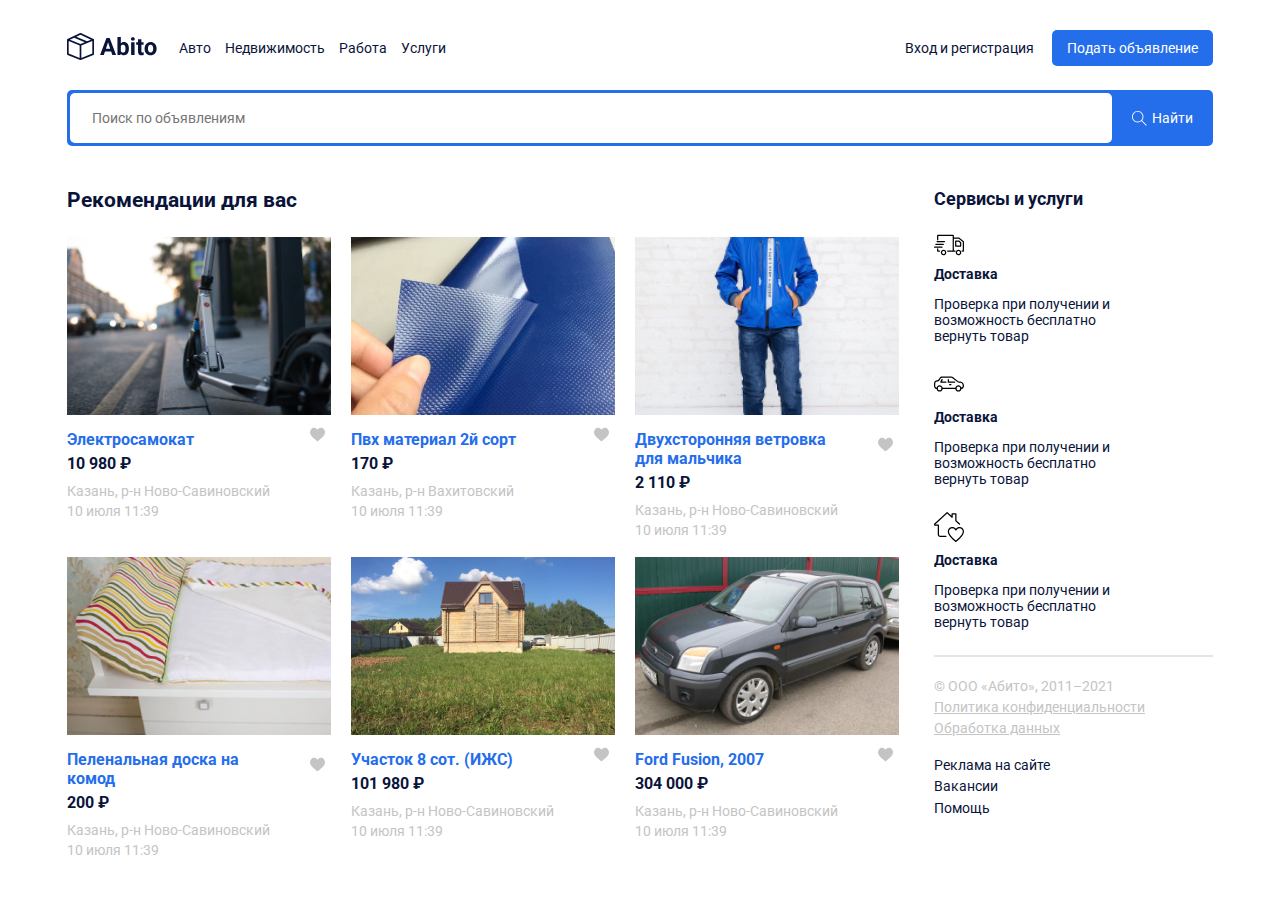
<file: index.html>
<!DOCTYPE html>
<html lang="en">
<head>
  <meta charset="UTF-8">
  <meta http-equiv="X-UA-Compatible" content="IE=edge">
  <meta name="viewport" content="width=device-width, initial-scale=1.0">
  <title>Abito - доска объявлений</title>
  <link rel="preconnect" href="https://fonts.googleapis.com">
  <link rel="preconnect" href="https://fonts.gstatic.com" crossorigin>
  <link href="https://fonts.googleapis.com/css2?family=Roboto:wght@400;700&display=swap" rel="stylesheet">
  <link rel="stylesheet" href="css/normalize.css">
  <link rel="stylesheet" href="css/style.css">
</head>
<body>
  <header class="header container">
    <div class="navbar">
      <a href="/index.html" class="logo">
        <img src="img/logo.svg" alt="logo" class="logo-image">
      </a>
      <div class="navbar-panel">
        <button class="close-menu">
          <svg width="41" height="42" viewBox="0 0 41 42" fill="none" xmlns="http://www.w3.org/2000/svg">
            <path d="M0.5 1L40.5 41M40.5 1L0.5 41" stroke="black"/>
            </svg>
        </button>
        <nav class="navbar-menu">
          <ul class="menu">
            <!-- /.menu -->
            <li class="menu-item">
              <a href="#" class="menu-link">Авто</a>
            </li>
            <li class="menu-item">
              <a href="#" class="menu-link">Недвижимость</a>
            </li>
            <li class="menu-item">
              <a href="#" class="menu-link">Работа</a>
            </li>
            <li class="menu-item">
              <a href="#" class="menu-link">Услуги</a>
            </li>
          </ul>
        </nav>
          <!-- /.navbar-menu -->
        <div class="button-group">
          <a href="#" class="button button-link">Вход и регистрация</a>
          <a href="#" class="button button-primary">Подать объявление</a>
        </div>
        <!-- /.button-group -->
      </div>
      <!-- /.navbar-panel -->
      <button class="menu-button">
        <svg width="30" height="30" viewBox="0 0 30 30" fill="none" xmlns="http://www.w3.org/2000/svg">
          <path d="M0.937476 9.37501H29.0624C29.58 9.37501 29.9999 8.95498 29.9999 8.43754C29.9999 7.92002 29.5799 7.50006 29.0624 7.50006H0.937476C0.419955 7.50006 0 7.92009 0 8.43754C0 8.95498 0.420033 9.37501 0.937476 9.37501Z" fill="black"/>
          <path d="M29.0624 14.0626H0.937476C0.419955 14.0626 0 14.4826 0 15C0 15.5175 0.420033 15.9375 0.937476 15.9375H29.0624C29.58 15.9375 29.9999 15.5175 29.9999 15C29.9999 14.4826 29.58 14.0626 29.0624 14.0626Z" fill="black"/>
          <path d="M29.0625 20.625H10.3125C9.79495 20.625 9.375 21.0451 9.375 21.5625C9.375 22.08 9.79503 22.5 10.3125 22.5H29.0625C29.58 22.5 29.9999 22.0799 29.9999 21.5625C30 21.045 29.58 20.625 29.0625 20.625Z" fill="black"/>
          </svg>
          
      </button>
    </div>
    <!-- /.navbar -->
    <div class="search-panel">
      <input type="search" class="search-input" placeholder="Поиск по объявлениям">
      <button class="search-button">
        <svg class="search-icon" width="15" height="15" viewBox="0 0 15 15" fill="none" xmlns="http://www.w3.org/2000/svg">
          <path d="M14.6506 14.0012L10.0862 9.43675C10.9465 8.43352 11.4706 7.13293 11.4706 5.71058C11.4706 2.54822 8.89765 -0.0247192 5.7353 -0.0247192C4.20353 -0.0247192 2.76265 0.571751 1.67824 1.6544C0.595589 2.73793 -0.000881376 4.17881 9.77541e-07 5.71058C9.77541e-07 8.87293 2.57294 11.4459 5.7353 11.4459C7.15765 11.4459 8.45912 10.9218 9.46235 10.0615L14.0268 14.6259L14.6506 14.0012ZM5.7353 10.5635C3.06 10.5635 0.882354 8.38675 0.882354 5.71058C0.881472 4.41352 1.38618 3.19499 2.30294 2.2791C3.21882 1.36234 4.43824 0.857634 5.7353 0.857634C8.41059 0.857634 10.5882 3.0344 10.5882 5.71058C10.5882 8.38587 8.41059 10.5635 5.7353 10.5635Z" fill="white"/>
          </svg>
        <span class="search-button-text">Найти</span>
      </button>
    </div>
    <!-- /.search-panel -->
  </header>
  <!-- /.header -->
  <div class="page-content container">
    <main class="main">
      <h2 class="page-title">Рекомендации для вас</h2>
      <div class="cards">
        <div class="card">
          <a href="single.html" class="card-link">
            <img src="img/card-1.jpg" alt="card" class="card-1">
          </a>
          <div class="card-header">
            <a href="single.html" class="card-link">
              <h3 class="card-title">Электросамокат</h3>
            </a>
            <button class="like">
              <img src="img/like.svg" alt="like" class="like">
            </button>
          </div>
          <!-- /.card-header -->
          <strong class="card-price">
            10 980 ₽
          </strong>
          <p class="card-text">Казань, р-н Ново-Савиновский</p>
          <p class="card-text">10 июля 11:39</p>
        </div>
        <div class="card">
          <a href="single.html" class="card-link">
            <img src="img/card-2.jpg" alt="card" class="card-1">
          </a>
          <div class="card-header">
            <a href="single.html" class="card-link">
              <h3 class="card-title">Пвх материал 2й сорт</h3>
            </a>
            <button class="like">
              <img src="img/like.svg" alt="like" class="like">
            </button>
          </div>
          <!-- /.card-header -->
          <strong class="card-price">
            170 ₽
          </strong>
          <p class="card-text">Казань, р-н Вахитовский</p>
          <p class="card-text">10 июля 11:39</p>
        </div>
        <div class="card">
          <a href="single.html" class="card-link">
            <img src="img/card-3.jpg" alt="card" class="card-1">
          </a>
          <div class="card-header">
            <a href="single.html" class="card-link">
              <h3 class="card-title">Двухсторонняя ветровка <br> для мальчика</h3>
            </a>
            <button class="like">
              <img src="img/like.svg" alt="like" class="like">
            </button>
          </div>
          <!-- /.card-header -->
          <strong class="card-price">
            2 110 ₽
          </strong>
          <p class="card-text">Казань, р-н Ново-Савиновский</p>
          <p class="card-text">10 июля 11:39</p>
        </div>
        <div class="card">
          <a href="single.html" class="card-link">
            <img src="img/card-4.jpg" alt="card" class="card-1">
          </a>
          <div class="card-header">
            <a href="single.html" class="card-link">
              <h3 class="card-title">Пеленальная доска на <br> комод</h3>
            </a>
            <button class="like">
              <img src="img/like.svg" alt="like" class="like">
            </button>
          </div>
          <!-- /.card-header -->
          <strong class="card-price">
            200 ₽
          </strong>
          <p class="card-text">Казань, р-н Ново-Савиновский</p>
          <p class="card-text">10 июля 11:39</p>
        </div>
        <div class="card">
          <a href="single.html" class="card-link">
            <img src="img/card-5.jpg" alt="card" class="card-1">
          </a>
          <div class="card-header">
            <a href="single.html" class="card-link">
              <h3 class="card-title">Участок 8 сот. (ИЖС)</h3>
            </a>
            <button class="like">
              <img src="img/like.svg" alt="like" class="like">
            </button>
          </div>
          <!-- /.card-header -->
          <strong class="card-price">
            101 980 ₽
          </strong>
          <p class="card-text">Казань, р-н Ново-Савиновский</p>
          <p class="card-text">10 июля 11:39</p>
        </div>
        <div class="card">
          <a href="single.html" class="card-link">
            <img src="img/card-6.jpg" alt="card" class="card-1">
          </a>
          <div class="card-header">
            <a href="single.html" class="card-link">
              <h3 class="card-title">Ford Fusion, 2007</h3>
            </a>
            <button class="like">
              <img src="img/like.svg" alt="like" class="like">
            </button>
          </div>
          <!-- /.card-header -->
          <strong class="card-price">
            304 000 ₽
          </strong>
          <p class="card-text">Казань, р-н Ново-Савиновский</p>
          <p class="card-text">10 июля 11:39</p>
        </div>
        <!-- /.card -->
      </div>
      <!-- /.cards -->
    </main>
    <aside class="sidebar">
      <h4 class="page-title">Сервисы и услуги</h4>
      <div class="service">
        <img src="img/shipping-1.svg" alt="icon: shipping" class="service-image">
        <h5 class="service-title">Доставка</h5>
        <p class="service-text">Проверка при получении и возможность бесплатно вернуть товар</p>
      </div>
      <!-- /.service -->
      <div class="service">
        <img src="img/shipping-2.svg" alt="icon: shipping" class="service-image">
        <h5 class="service-title">Доставка</h5>
        <p class="service-text">Проверка при получении и возможность бесплатно вернуть товар</p>
      </div>
      <!-- /.service -->
      <div class="service">
        <img src="img/shipping-3.svg" alt="icon: shipping" class="service-image">
        <h5 class="service-title">Доставка</h5>
        <p class="service-text">Проверка при получении и возможность бесплатно вернуть товар</p>
      </div>
      <!-- /.service -->
      <hr color="#E5E5E5">
      <footer class="footer">
        <p class="footer-text">© ООО «Абито», 2011–2021</p>
        <ul class="footer-menu">
          <li class="footer-menu-item">
            <a href="#" class="footer-text">Политика конфиденциальности</a>
          </li>
          <li class="footer-menu-item">
            <a href="#" class="footer-text">Обработка данных</a>
          </li>
          </li>
        </ul>
        <ul class="footer-menu">
          <li class="footer-menu-item">
            <a href="#" class="footer-link">Реклама на сайте</a>
          </li>
          <li class="footer-menu-item">
            <a href="#" class="footer-link">Вакансии</a>
          </li>
          <li class="footer-menu-item">
            <a href="#" class="footer-link">Помощь</a>
        </ul>
      </footer>
    </aside>
    <!-- /.sidebar -->
  </div>
  <!-- /.page-content -->
  <script src="https://unpkg.com/swiper/swiper-bundle.min.js"></script>
  <script src="js/main.js"></script>
</body>
</html>
</file>
<file: css/style.css>
body {
  font-family: 'Roboto', sans-serif;
  font-size: 14px;
  color: #0A143A;
}

.container {
  max-width: 1146px;
  margin: auto;
}

.header {
  padding-top: 30px;
  padding-bottom: 30px;
  margin-bottom: 12px;
}

.navbar {
  display: flex;
  align-items: center;
  justify-content: space-between; 
  margin-bottom: 24px;
}

.navbar-panel {
  flex-grow: 1;
  display: flex;
  align-items: center;
}

.navbar-menu {
  margin-right: auto;
}

.menu {
  list-style: none;
  margin: 0;
  padding-left: 22px;
  padding-right: 22px;
  display: flex;
}

.menu-item:not(:last-child) {
  margin-right: 14px;
}

.menu-link {
  text-decoration: none;
  color: inherit;
}

.button {
  text-decoration: none;
  display: inline-block;
  padding: 10px 15px;
  cursor: pointer;
}

.button-link {
  color: inherit;
}

.button-primary {
  background: #256EEB;
  border-radius: 5px;
  color: #FFF;
}

.search-panel {
  height: 50px;
  background: #256EEB;
  border-radius: 5px;
  display: flex;
  padding: 3px;
}

.search-input {
  flex-grow: 1;
  background: #fff;
  border-radius: 5px;
  border: none;
  padding-left: 22px;
  padding-right: 22px;
}

.search-button {
  background: #256EEB;
  border: none;
  color: #fff;
  padding-left: 20px;
  padding-right: 17px;
  display: flex;
  align-items: center;
}

.search-button-text {
  margin-left: 5px;
}

.page-content {
  display: grid;
  grid-template-columns: 9fr 3fr;
  grid-column-gap: 30px;
}

.card-image {
  border-radius: 10px;
  width: 264px;
  height: 178px;
  object-fit: cover;
}

.cards {
  display: flex;
  flex-wrap: wrap;
}

.card {
  margin-bottom: 15px;
}

.card:not(:nth-child(3n)) {
  margin-right: 20px;
}

.card-title {
  font-size: 16px;
  line-height: 19px;
  color: #256EEB;
  margin-top: 12px;
  margin-bottom: 5px;
}

.card-header {
  display: flex;
  justify-content: space-between;
  align-items: center;
}

.card-price {
  font-size: 16px;
  line-height: 19px;
  margin-bottom: 10px;
  display: block;
}

.card-text {
  font-size: 14px;
  line-height: 16px;
  color: #C4C4C4;
  margin-bottom: 4px;
  margin-top: 0;
}

.card-link {
  text-decoration: none;
}

.like {
  background-color: #fff;
  border: none;
  cursor: pointer;
  margin-left: 15px;
}

.sidebar .page-title {
  font-size: 18px;
  line-height: 21px;
}

.service {
  margin-bottom: 25px;
}

.service-title {
  font-weight: bold;
  font-size: 14px;
  line-height: 16px;
  margin-top: 7px;
  margin-bottom: 5px;
}

.service-text {
  font-size: 14px;
  line-height: 16px;
  max-width: 217px;
}

.footer-text {
  display: inline-block;
  font-size: 14px;
  line-height: 16px;
  color: #C4C4C4;
  margin-bottom: 5px;
}

.footer-menu {
  margin: 0;
  padding: 0;
  list-style: none;
  margin-bottom: 16px;
}

.footer-link {
  color: inherit;
  text-decoration: none;
  display: inline-block;
  margin-bottom: 5px;
}

.content {
  max-width: 460px;
  margin-right: 30px;
}

.main-single {
  display: flex;
  align-items: flex-start;
}

.swiper-container {
  width: 100%;
  height: 300px;
  margin-left: auto;
  margin-right: auto;
}

.swiper-slide {
  background-size: cover;
  background-position: center;
}

.mySwiper2 {
  width: 100%;
  border-radius: 10px;
}

.mySwiper {
  height: 20%;
  box-sizing: border-box;
  padding: 10px 0;
}

.mySwiper .swiper-slide {
  width: 25%;
  height: 100%;
  opacity: 0.4;
  border-radius: 10px;
}

.mySwiper .swiper-slide-thumb-active {
  opacity: 1;
}

.swiper-slide img {
  display: block;
  width: 100%;
  height: 100%;
  object-fit: cover;
  border-radius: 3px;
}

.content-text {
  font-size: 14px;
  line-height: 140%;
}

.single-price {
  font-size: 24px;
  line-height: 28px;
  margin-top: 0;
  margin-bottom: 25px;
  display: block;
}

.page-title {
  margin-top: 0;
  margin-bottom: 25px;
}

.author {
  min-width: 264px;
}

.author-wrapper {
  display: flex;
  align-items: center;
  justify-content: space-between;
  margin-top: 25px;
  margin-bottom: 30px;
}

.author-avatar {
  width: 50px;
  height: 50px;
  object-fit: cover;
  border-radius: 50%;
}

.author-name {
  font-weight: bold;
  font-size: 14px;
  line-height: 16px;
  display: block;
  margin-bottom: 4px;
}

.rating {
  margin-bottom: 5px;
}


.rating-counter {
  margin-left: 10px;
  opacity: 0.5;
}

.author-status {
  font-size: 12px;
  line-height: 14px;
}

.button-block {
  display: block;
  width: 100%;
  height: 54px;
  margin-bottom: 14px;
  border: none;
}

.button-success {
  background-color: #14b4be;
  border-radius: 5px;
  color: #FFF;
}

.menu-button {
  background-color: #fff;
  border: none;
  cursor: pointer;
  display: none;
}

.close-menu {
  display: none;
}

@media (max-width: 1200px) {
  .container {
    max-width: 960px;
  }
  .card {
    width: 45%;
  }
  .card-image {
    width: 100%;
    height: 200px;
  }
}

@media (max-width: 992px) {
  .container {
    max-width: 740px;
  }
  .card-image {
    height: 150px;
  }
}

@media (max-width: 768px) {
  .container {
    max-width: 560px;
  }
  .card {
    width: 100%;
  }
  .page-content {
    grid-template-columns: 8fr 4fr;
  }
  .menu-button {
    display: block;
  }
  .navbar-panel {
    position: fixed;
    right: 0;
    top: 0;
    width: 100%;
    height: 100%;
    background-color: #fff;
    z-index: 9;
    flex-direction: column;
    align-items: center;
    justify-content: center;
    transition: transform 0.2s opacity 0.2s;
    transform: translateX(100%);
    opacity: 0;
  }
  .is-open {
    transform: translateX(0%);
    opacity: 1;
  }
  .navbar-menu {
    margin-left: auto;
    margin-bottom: 20px;
  }
  .menu {
    flex-direction: column;
    align-items: center;
    justify-content: center;
  }
  .menu-item:not(:last-child) {
    margin-right: 0;
    margin-bottom: 10px;
  }
  .button-group {
    display: flex;
    flex-direction: column;
  }
  .close-menu {
    display: block;
    position: absolute;
    right: 30px;
    top: 30px;
    cursor: pointer;
    background-color: #fff;
    border: none;
  }
}

@media (max-width: 576px) {
  .container {
    max-width: 90%;
  }
  .page-contant {
    grid-template-columns: 12fr;
  }
  .card-image {
    height: 250px;
  }
  .card {
    margin-right: 0;
  }

  .search-button-text {
    display: none;
  }
}
</file>
